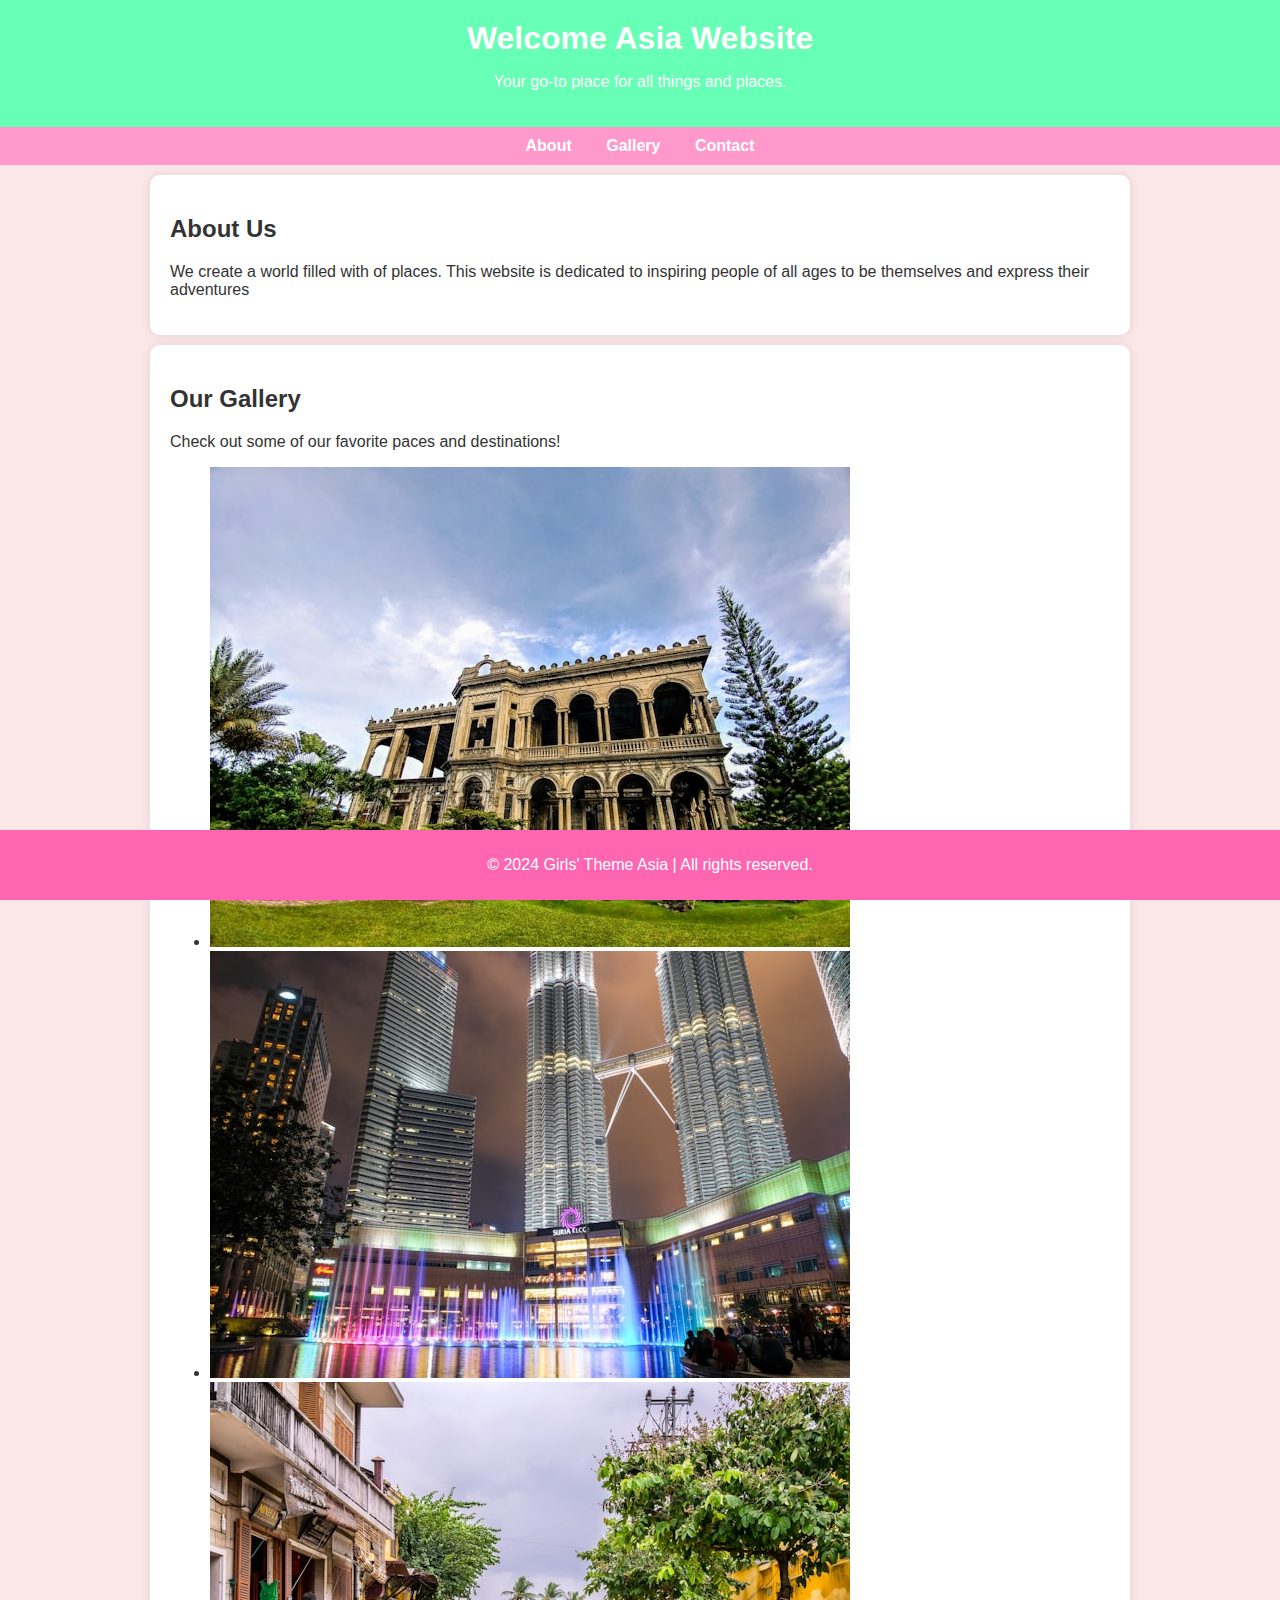
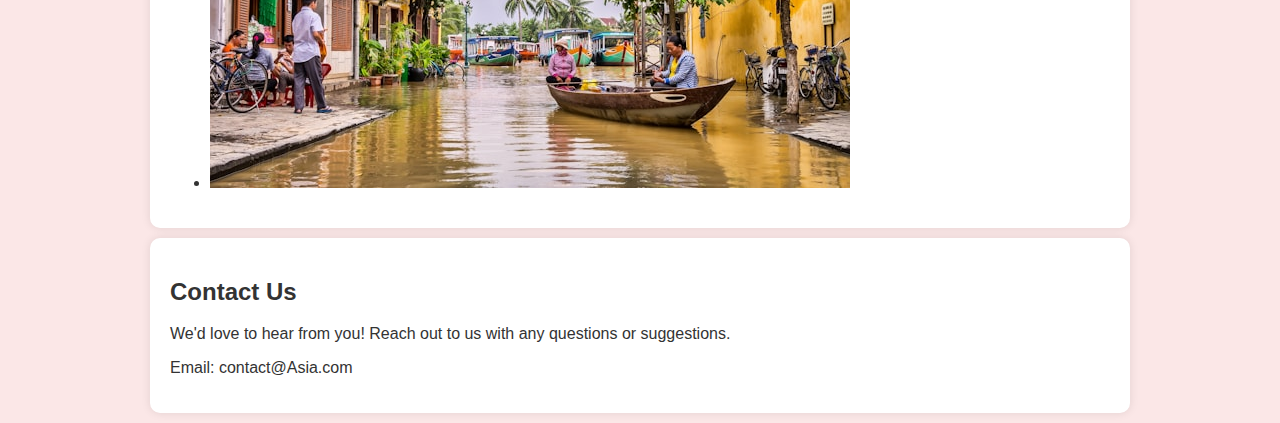
<file: index.html>
<!DOCTYPE html>
<html lang="en">
<head>
    <meta charset="UTF-8">
    <meta name="viewport" content="width=device-width, initial-scale=1.0">
    <meta name="description" content="A fun asia website' theme website.">
    <title>Asia' Theme Website</title>
    <style>
        body {
            font-family: Arial, sans-serif;
            background-color: #fbe7e7;
            color: #333;
            margin: 0;
            padding: 0;
        }
        header {
            background-color: #66ffb5;
            color: rgb(255, 255, 255);
            padding: 20px;
            text-align: center;
        }
        header h1 {
            margin: 0;
        }
        nav {
            background-color: #ff99cc;
            padding: 10px;
            text-align: center;
        }
        nav a {
            margin: 0 15px;
            text-decoration: none;
            color: white;
            font-weight: bold;
        }
        nav a:hover {
            text-decoration: underline;
        }
        section {
            padding: 20px;
            margin: 10px;
            background-color: white;
            border-radius: 10px;
            box-shadow: 0 0 10px rgba(0, 0, 0, 0.1);
        }
        footer {
            text-align: center;
            padding: 10px;
            background-color: #ff66b2;
            color: white;
            position: fixed;
            width: 100%;
            bottom: 0;
        }
        .main-content {
            max-width: 1000px;
            margin: 0 auto;
        }
    </style>
</head>
<body>

<header>
    <h1>Welcome Asia Website</h1>
    <p>Your go-to place for all things and places.</p>
</header>

<nav>
    <a href="#about">About</a>
    <a href="#gallery">Gallery</a>
    <a href="#contact">Contact</a>
</nav>

<div class="main-content">
    <section id="about">
        <h2>About Us</h2>
        <p>We create a world filled with of places. This website is dedicated to inspiring people of all ages to be themselves and express their adventures</p>
    </section>

    <section id="gallery">
        <h2>Our Gallery</h2>
        <p>Check out some of our favorite paces and destinations!</p>
        <ul>
            <li><img src="images/img2PH.jpg" alt="img2PH"></li>
            <li><img src="images/img3 kl.jpg" alt="img4TH"></li>
            <li><img src="images/img5VTNM.jpg" alt="img5VTNM"></li>
        </ul>
    </section>

    <section id="contact">
        <h2>Contact Us</h2>
        <p>We'd love to hear from you! Reach out to us with any questions or suggestions.</p>
        <p>Email: contact@Asia.com</p>
    </section>
</div>

<footer>
    <p>&copy; 2024 Girls' Theme Asia | All rights reserved.</p>
</footer>

</body>
</html>
</file>
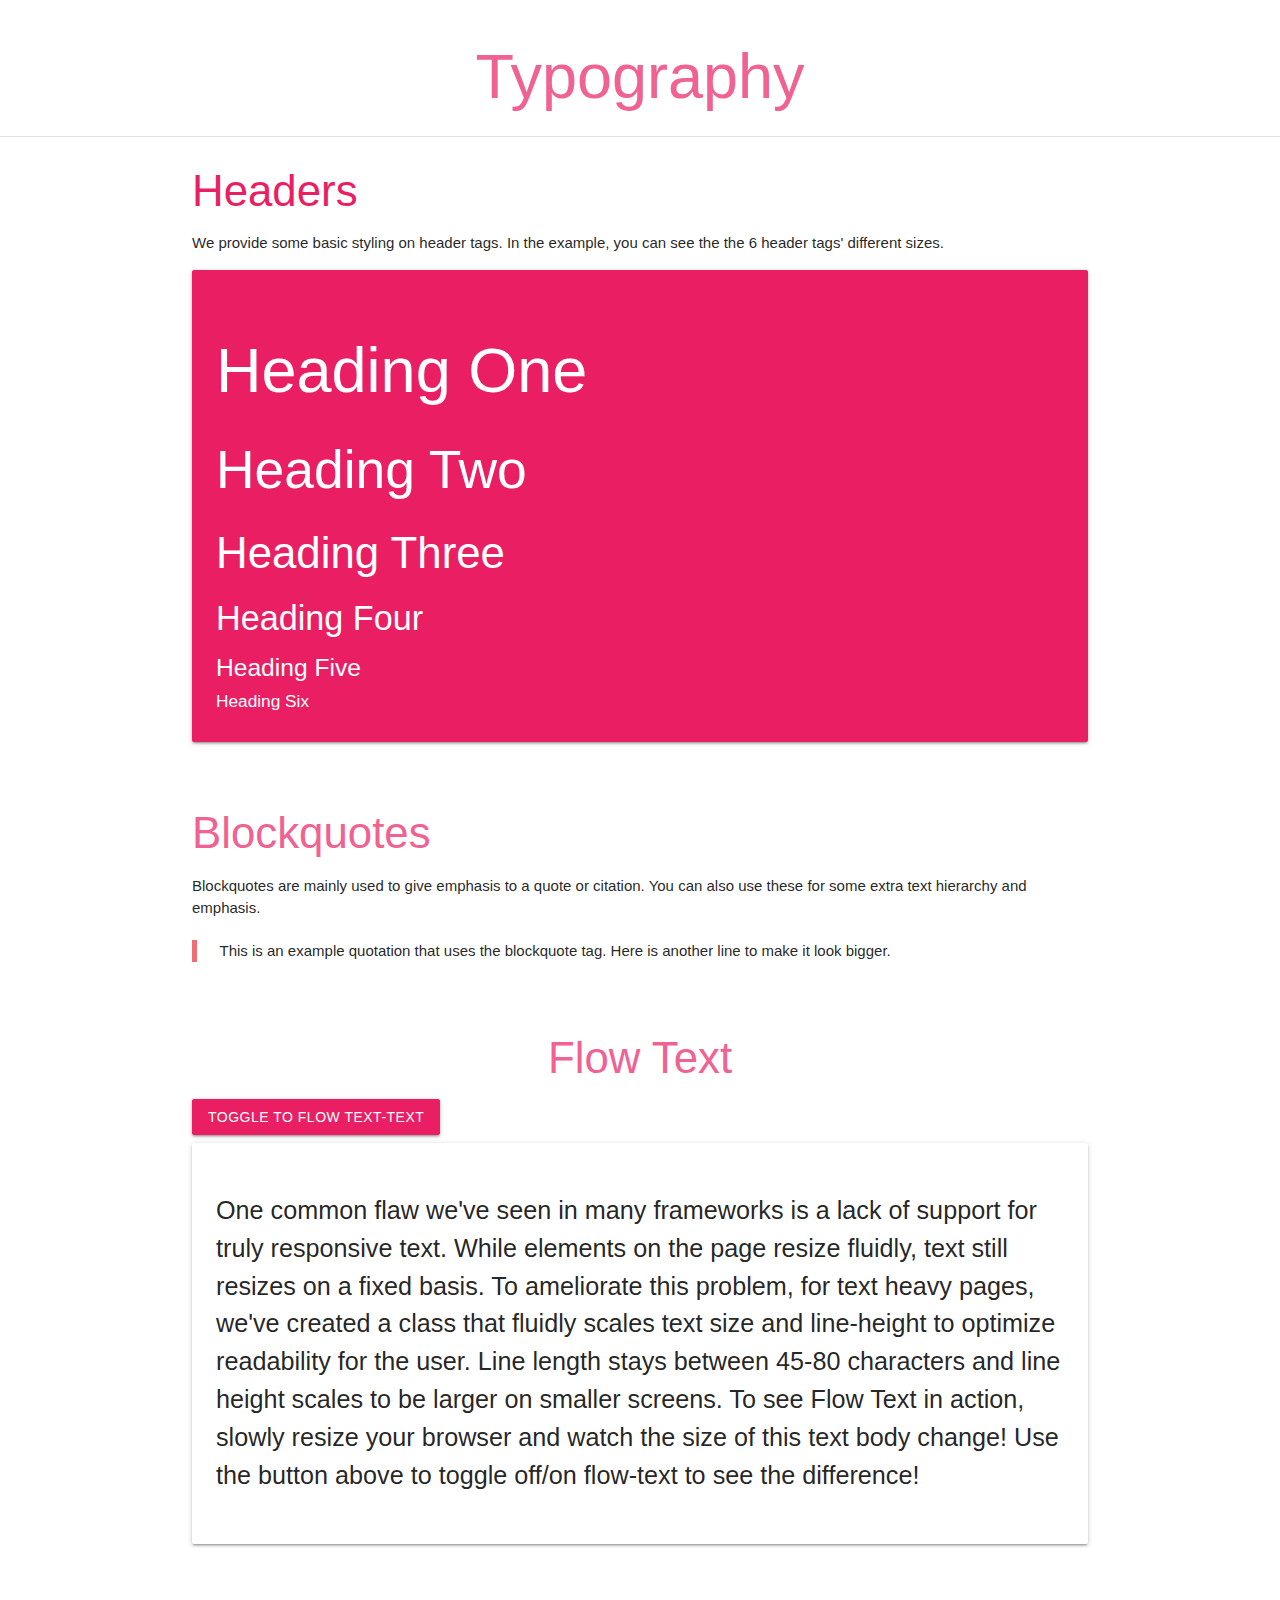
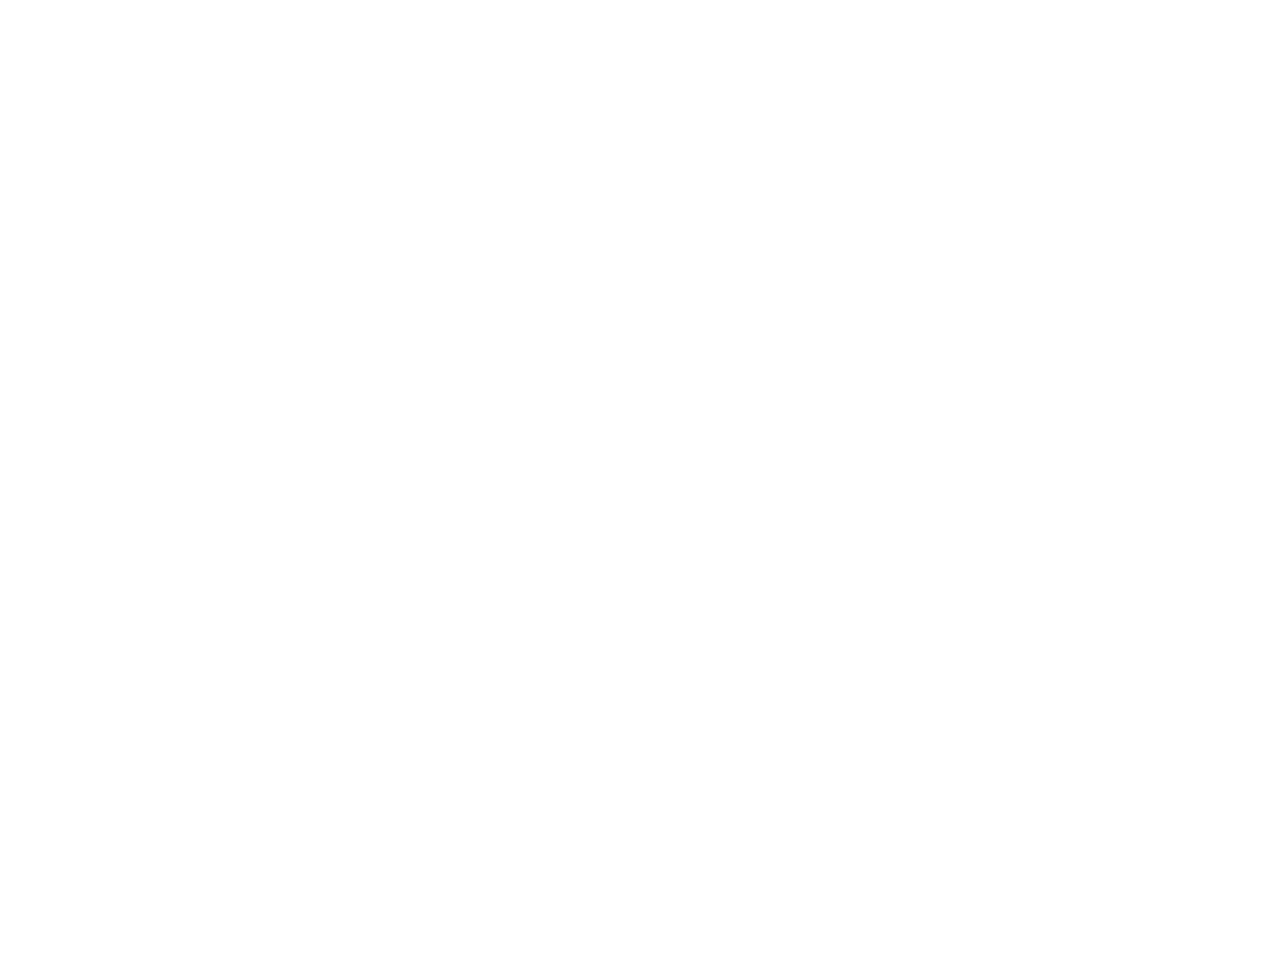
<file: colors+typography.html>
<!DOCTYPE html>
<html lang="en">
<head>
    <meta charset="UTF-8">
    <meta name="viewport" content="width=device-width, initial-scale=1.0">
    <!-- Compiled and minified CSS -->
    <link rel="stylesheet" href="https://cdnjs.cloudflare.com/ajax/libs/materialize/1.0.0/css/materialize.min.css">
    <link rel="stylesheet" href="style.css"><title>Colors & Typography</title>
</head>
<body>
  
    
<h1 class="center pink-text text-lighten-2" >Typography</h1>
<div class="divider"></div>

<div class="container">
    <h3 class="pink-text text-lighten2">Headers</h3>
<p>We provide some basic styling on header tags. In the example, you can see the the 6 header tags' different sizes.</p>
<div class="card-panel pink white-text">
    <h1>Heading One</h1>
    <h2>Heading Two</h2>
    <h3>Heading Three </h3>
    <h4>Heading Four</h4>
    <h5>Heading Five</h5>
    <h6>Heading Six</h6>
</div>



<br>
<h3 class="pink-text text-lighten-2">Blockquotes</h3>
<p>Blockquotes are mainly used to give emphasis to a quote or citation. You can also use these for some extra text hierarchy and emphasis.</p>

<blockquote>This is an example quotation that uses the blockquote tag.
    Here is another line to make it look bigger.</blockquote>



    <br>
    <h3 class="center pink-text text-lighten-2">Flow Text</h3>
    <button class="btn pink">Toggle to Flow Text-text</button>
<div class="card-panel">
<p class="flow-text">One common flaw we've seen in many frameworks is a lack of support for truly responsive text. While elements on the page resize fluidly, text still resizes on a fixed basis. To ameliorate this problem, for text heavy pages, we've created a class that fluidly scales text size and line-height to optimize readability for the user. Line length stays between 45-80 characters and line height scales to be larger on smaller screens.

    To see Flow Text in action, slowly resize your browser and watch the size of this text body change! Use the button above to toggle off/on flow-text to see the difference!</p>
</div>

</div>


<div style="height: 1000px"></div>

    <!-- Compiled and minified JavaScript -->
    <script src="https://cdnjs.cloudflare.com/ajax/libs/materialize/1.0.0/js/materialize.min.js"></script>
</body>
</html>
</file>
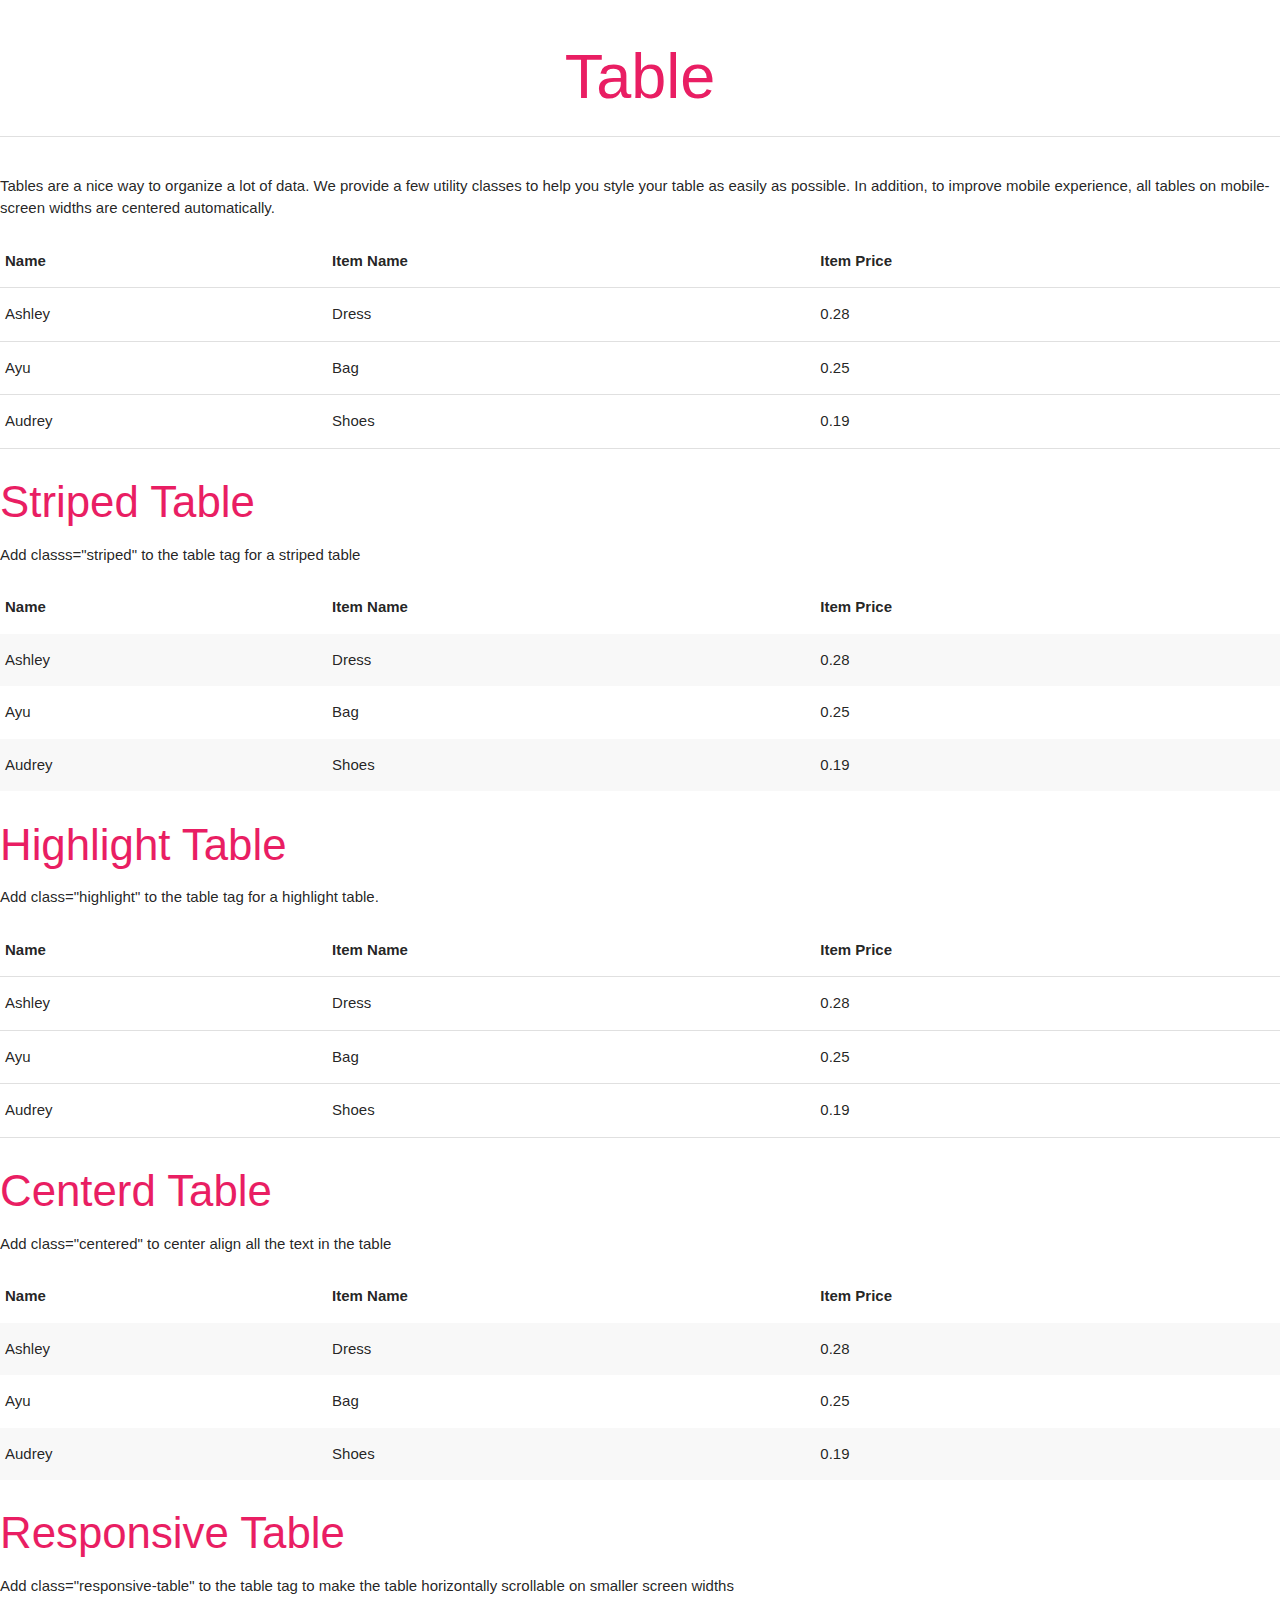
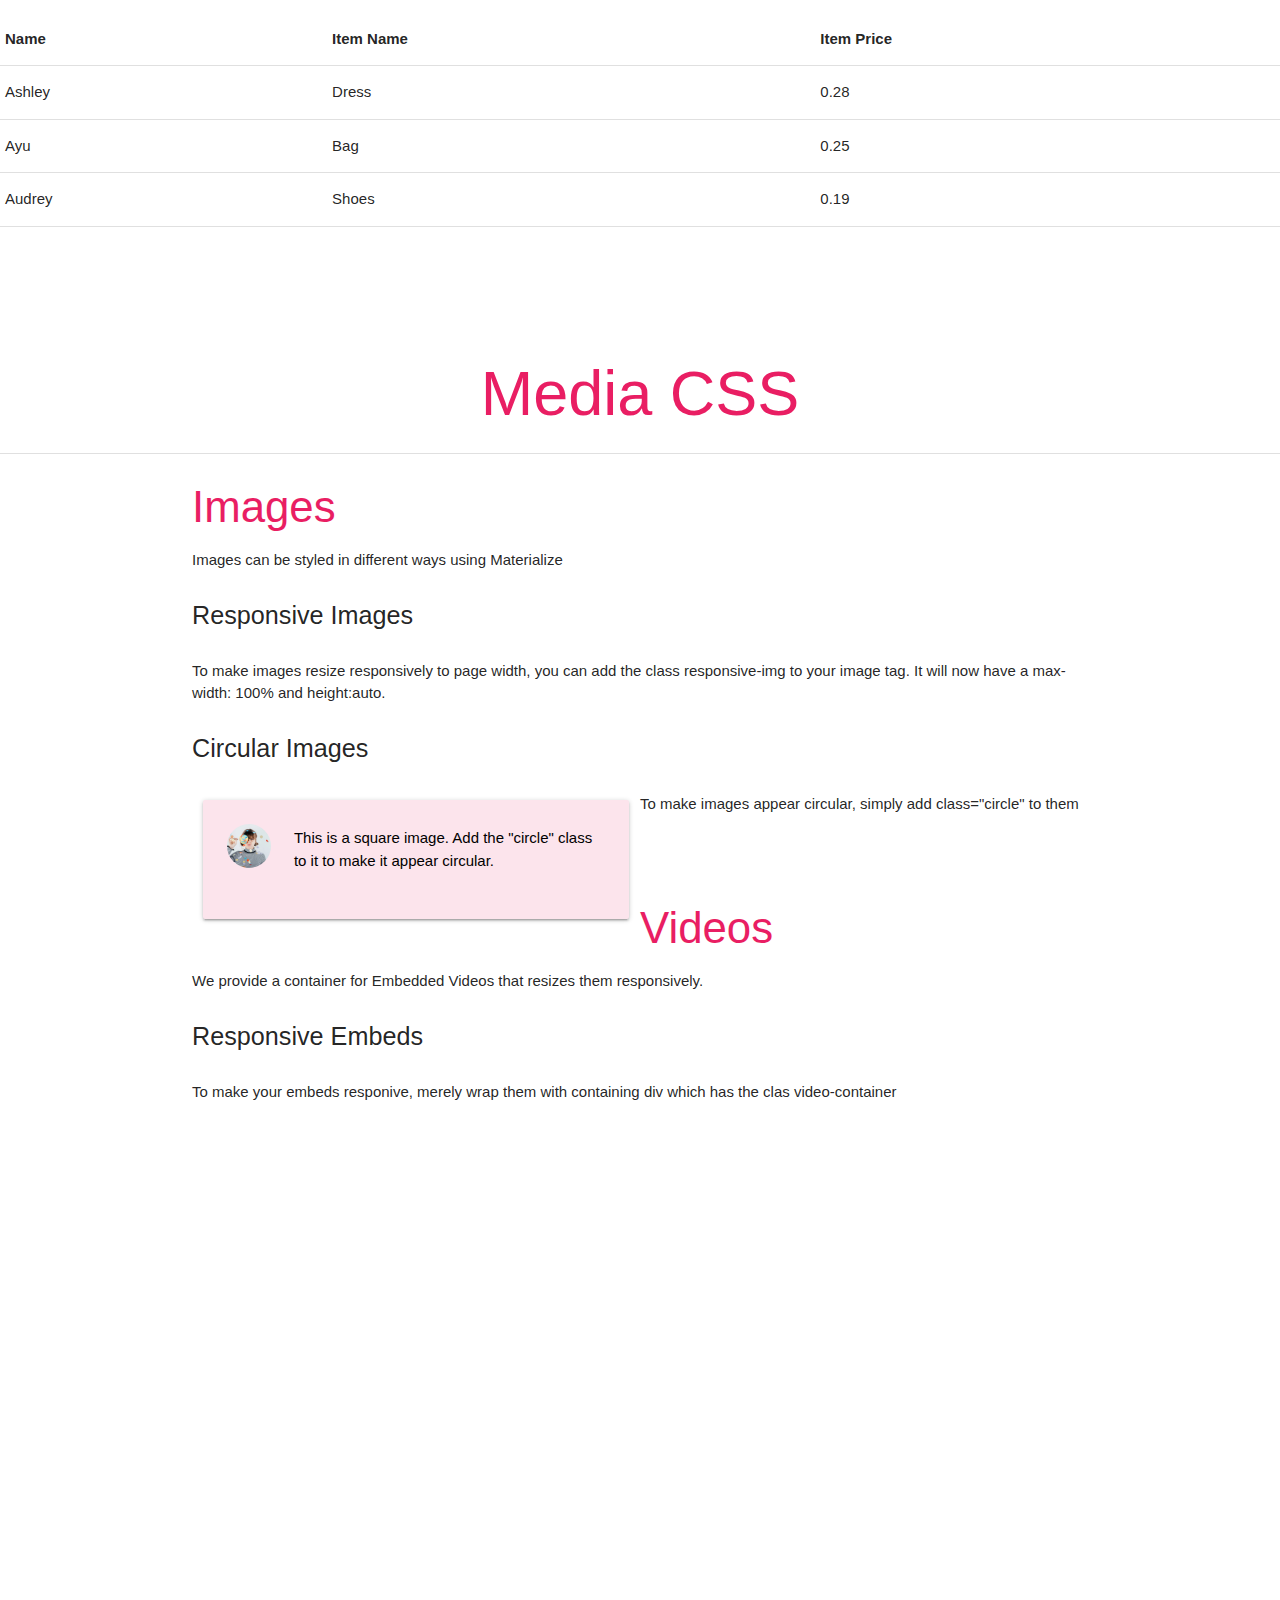
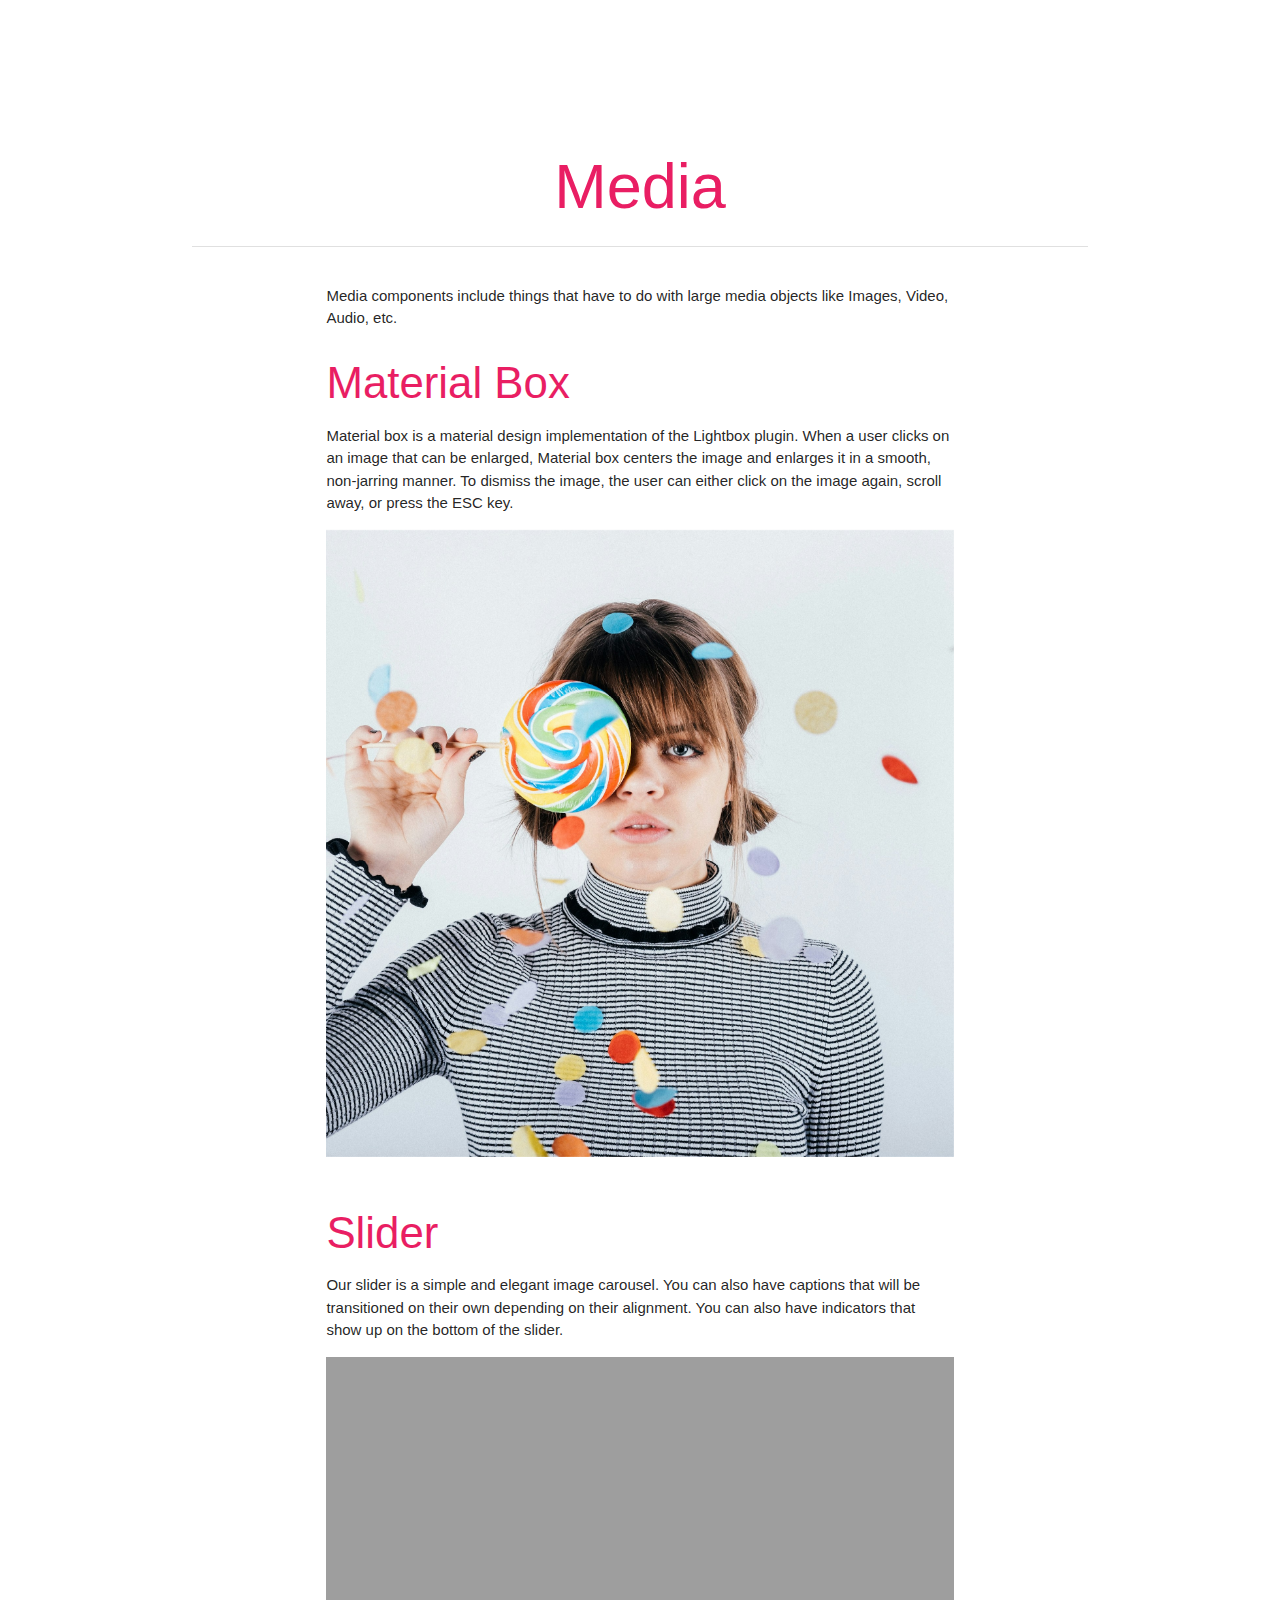
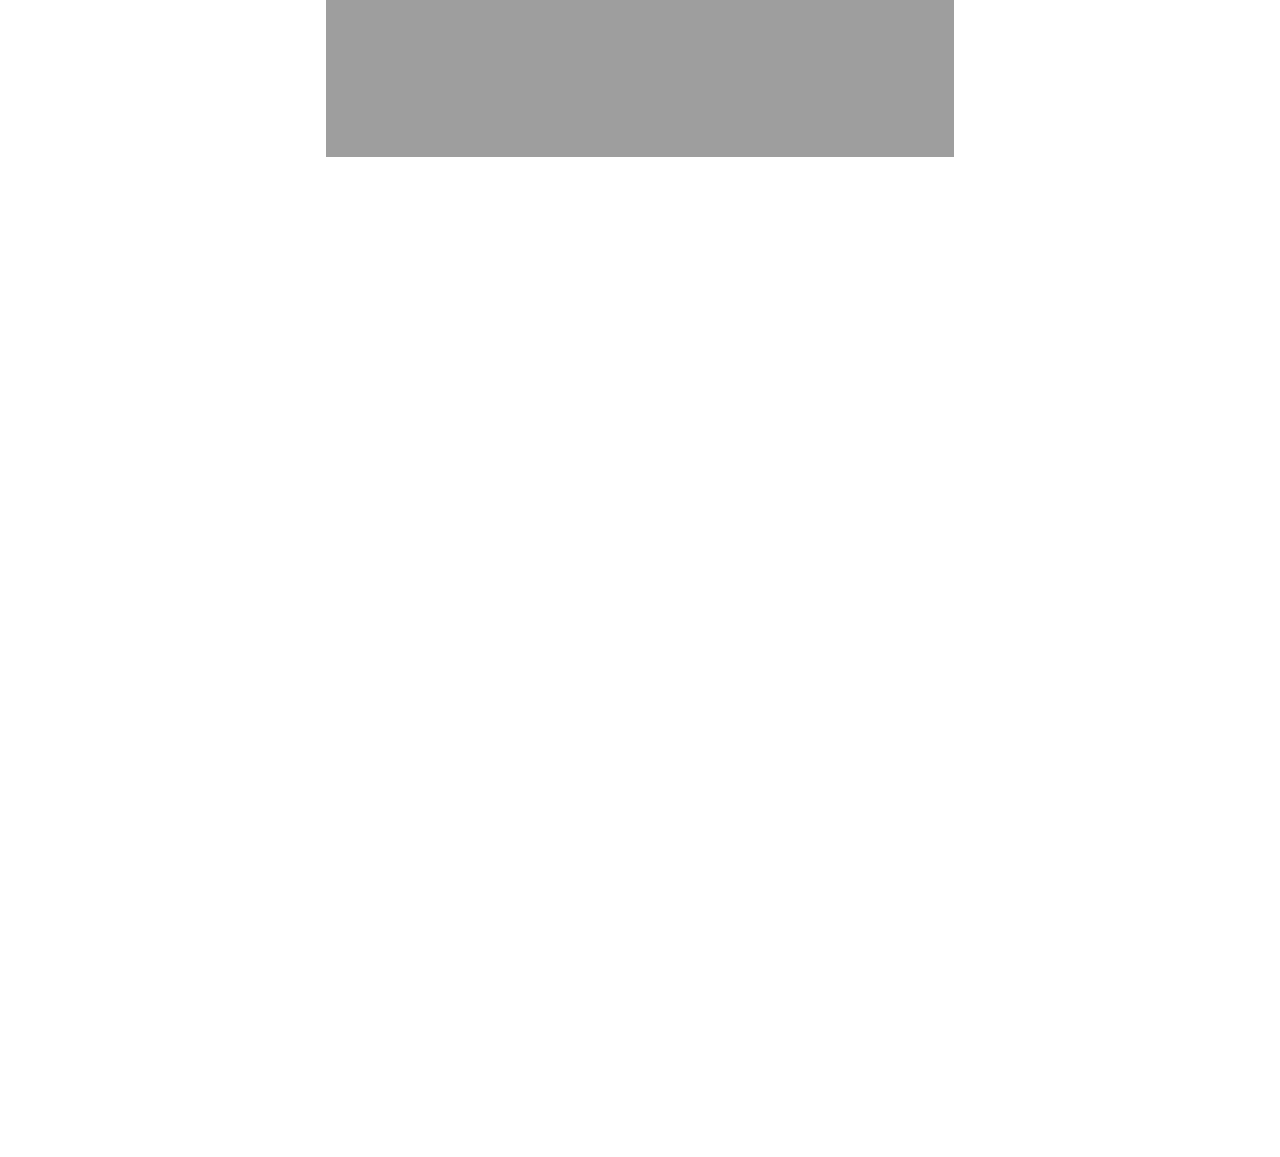
<file: table-media.html>
<!DOCTYPE html>
<html lang="en">
<head>
    <meta charset="UTF-8">
    <meta name="viewport" content="width=device-width, initial-scale=1.0">
    <!-- Compiled and minified CSS -->
    <link rel="stylesheet" href="https://cdnjs.cloudflare.com/ajax/libs/materialize/1.0.0/css/materialize.min.css">
    <link rel="stylesheet" href="style.css">
    <title>Tables and Media</title>
</head>
<body>
 
   <h1 class="pink-text text-lighten2 center">Table</Table></h1> 
   <div class="divider"></div>
<br>
<div class="container"></div>
<p>Tables are a nice way to organize a lot of data. We provide a few utility classes to help you style your table as easily as possible. In addition, to improve mobile experience, all tables on mobile-screen widths are centered automatically.</p>


<table>
    <thead>
         <tr>
            <th>Name</th>
            <th>Item Name</th>
            <th>Item Price</th>
         </tr>
         </thead>
         <tbody>
           <tr>
            <td>Ashley</td>
            <td>Dress</td>
            <td>0.28</td>
           </tr>
           <tr>
            <td>Ayu</td>
            <td>Bag</td>
            <td>0.25</td>
           </tr>
           <tr>
            <td>Audrey</td>
            <td>Shoes</td>
            <td>0.19</td>
           </tr>
    </tbody>
</table>

<h3 class="pink-text text-lightened-2">Striped Table</h3>
<p>Add classs="striped" to the table tag for a striped table</p>
<table class="striped">
    <thead>
         <tr>
            <th>Name</th>
            <th>Item Name</th>
            <th>Item Price</th>
         </tr>
         </thead>
         <tbody>
           <tr>
            <td>Ashley</td>
            <td>Dress</td>
            <td>0.28</td>
           </tr>
           <tr>
            <td>Ayu</td>
            <td>Bag</td>
            <td>0.25</td>
           </tr>
           <tr>
            <td>Audrey</td>
            <td>Shoes</td>
            <td>0.19</td>
           </tr>
    </tbody>
</table>

<h3 class="pink-text text-lightened-2">Highlight Table</h3>
<p>Add class="highlight" to the table tag for a highlight table.</p>
<table class="highlight">
    <thead>
         <tr>
            <th>Name</th>
            <th>Item Name</th>
            <th>Item Price</th>
         </tr>
         </thead>
         <tbody>
           <tr>
            <td>Ashley</td>
            <td>Dress</td>
            <td>0.28</td>
           </tr>
           <tr>
            <td>Ayu</td>
            <td>Bag</td>
            <td>0.25</td>
           </tr>
           <tr>
            <td>Audrey</td>
            <td>Shoes</td>
            <td>0.19</td>
           </tr>
    </tbody>
</table>
<h3 class="pink-text text-lightened-2">Centerd Table</h3>
<p>Add class="centered" to center align all the text in the table</p>
<table class="striped">
    <thead>
         <tr>
            <th>Name</th>
            <th>Item Name</th>
            <th>Item Price</th>
         </tr>
         </thead>
         <tbody>
           <tr>
            <td>Ashley</td>
            <td>Dress</td>
            <td>0.28</td>
           </tr>
           <tr>
            <td>Ayu</td>
            <td>Bag</td>
            <td>0.25</td>
           </tr>
           <tr>
            <td>Audrey</td>
            <td>Shoes</td>
            <td>0.19</td>
           </tr>
    </tbody>
</table>

<h3 class="pink-text text-lightened-2">Responsive Table</h3>
<p>Add class="responsive-table" to the table tag to make the table horizontally scrollable on smaller screen widths</p>
<table class="responsive-table">
    <thead>
         <tr>
            <th>Name</th>
            <th>Item Name</th>
            <th>Item Price</th>
         </tr>
         </thead>
         <tbody>
           <tr>
            <td>Ashley</td>
            <td>Dress</td>
            <td>0.28</td>
           </tr>
           <tr>
            <td>Ayu</td>
            <td>Bag</td>
            <td>0.25</td>
           </tr>
           <tr>
            <td>Audrey</td>
            <td>Shoes</td>
            <td>0.19</td>
           </tr>
    </tbody>
</table>
</div>
<br><br><br><br>
<h1 class="pink-text text-lightened-2 center">Media CSS</h1>
<div class="divider"></div>
<div class="container">
<h3 class="pink-text text-lightened2 ">Images</h3>
<p>Images can be styled in different ways using Materialize</p>
<p class="flow-text">Responsive Images</p>
<p>To make images resize responsively to page width, you can add the class responsive-img to your image tag. It will now have a max-width: 100% and height:auto.</p>
<P class="flow-text">Circular Images</P>

<div class="row">
    <div class="col s12 m8 m2 l6 l3">
        <div class="card-panel light pink lighten-5 z-depth-1">
            <div class="row valign-wrapper">
                <div class="col s2">
                    <img src="images/img1.jpg" alt=""class="responsive-img circle">
                </div>
                <div class="col s10">
                    <span class="black-text">
                        This is a square image. Add the "circle" class to it to make it appear circular.
                    </span>
                </div>
            </div>
        </div>
    </div>
<p>To make images appear circular, simply add class="circle" to them</p>



<br><br>
<h3 class="pink-text text-lightened-2">Videos</h3>

<p>We provide a container for Embedded Videos that resizes them responsively.
</p>
<p class="flow-text">Responsive Embeds</p>
<p>To make your embeds responive, merely wrap them with  containing div which has the clas video-container</p>
<br><br>
<div class="video-container">
    <iframe width="853" height="480" src="https://www.youtube.com/embed/9wlSkHHgJ_E" title="TEACHER | Pinoy Animation" frameborder="0" allow="accelerometer; autoplay; clipboard-write; encrypted-media; gyroscope; picture-in-picture; web-share" referrerpolicy="strict-origin-when-cross-origin" allowfullscreen></iframe>
</div>

</div>
<br>
<h1 class="center pink-text text-lightened-2">Media</h1>
<div class="divider"></div>
<div class="container">
    <br>
    <p>Media components include things that have to do with large media objects like Images, Video, Audio, etc.</p>

    <h3 class="pink-text text-lightened-2">Material Box</h3>
    <p>Material box is a material design implementation of the Lightbox plugin. When a user clicks on an image that can be enlarged, Material box centers the image and enlarges it in a smooth, non-jarring manner. To dismiss the image, the user can either click on the image again, scroll away, or press the ESC key.

    </p>
    <img src="images/img1.jpg" alt=""class="materialboxed responsive-img" data-caption="cutie girl">

<br>
        <!--Slider-->
        <h3 class="pink-text text-lightened-2">Slider</h3>
        <p>Our slider is a simple and elegant image carousel. You can also have captions that will be transitioned on their own depending on their alignment. You can also have indicators that show up on the bottom of the slider.
        </p>
        <div class="slider">
            <ul class="slides">
              <li>
                <img src="images/img5VTNM.jpg" alt="" srcset="">
                <div class="caption center-align">
                  <h3 class="green black-text">Vietnam</h3>
                  <h5 class="green black-text">Ho Chi Minh</h5>
                </div>
              </li>
              <li>
                <img src="images/img4TH.jpg" alt="">
                <div class="caption left-align">
                  <h3 class="green black-text">Thailand</h3>
                  <h5 class="yellow black-text">Bangkok</h5>
                </div>
              </li>
              <li>
                <img src="images/img3 kl.jpg" alt="">
                <div class="caption right-align">
                  <h3 class="red black-text">Malaysia</h3>
                  <h5 class="red black-text">Kuala Lumpur</h5>
                </div>
              </li>
              <li>
                <img src="images/img2PH.jpg" alt="">
                <div class="caption center-align">
                  <h3 class="red black-text">Philippines</h3>
                  <h5 class="blue black-text">Manila</h5>
                </div>
              </li>
            </ul>
            
          </div>
        

    <div style="height: 1000px;"></div>
  
    <!--Jquery CDN-->
    <script src="https://code.jquery.com/jquery-3.7.1.min.js" integrity="sha256-/JqT3SQfawRcv/BIHPThkBvs0OEvtFFmqPF/lYI/Cxo=" crossorigin="anonymous"></script>
    <!--Compiled and minified Javascript-->
    <script src="https://cdnjs.cloudflare.com/ajax/libs/materialize/1.0.0/js/materialize.min.js"></script>

        <script>
            $(document).ready(function(){
                //materialbox init
                $('.materialboxed').materialbox({
                    inDuration: 800,
                    outDuration: 800,
                });
                //slider init
              $('.slider').slider({
                indicator: false,
                    height: 400,
                    duration: 2000,
                    interval: 2000,
              });
          });
      </script>
    </body>
    </html>
</file>
<file: style.css>
h1, h2, h3, h4, h5, h6 p {
    font-weight: 500;
}
</file>
